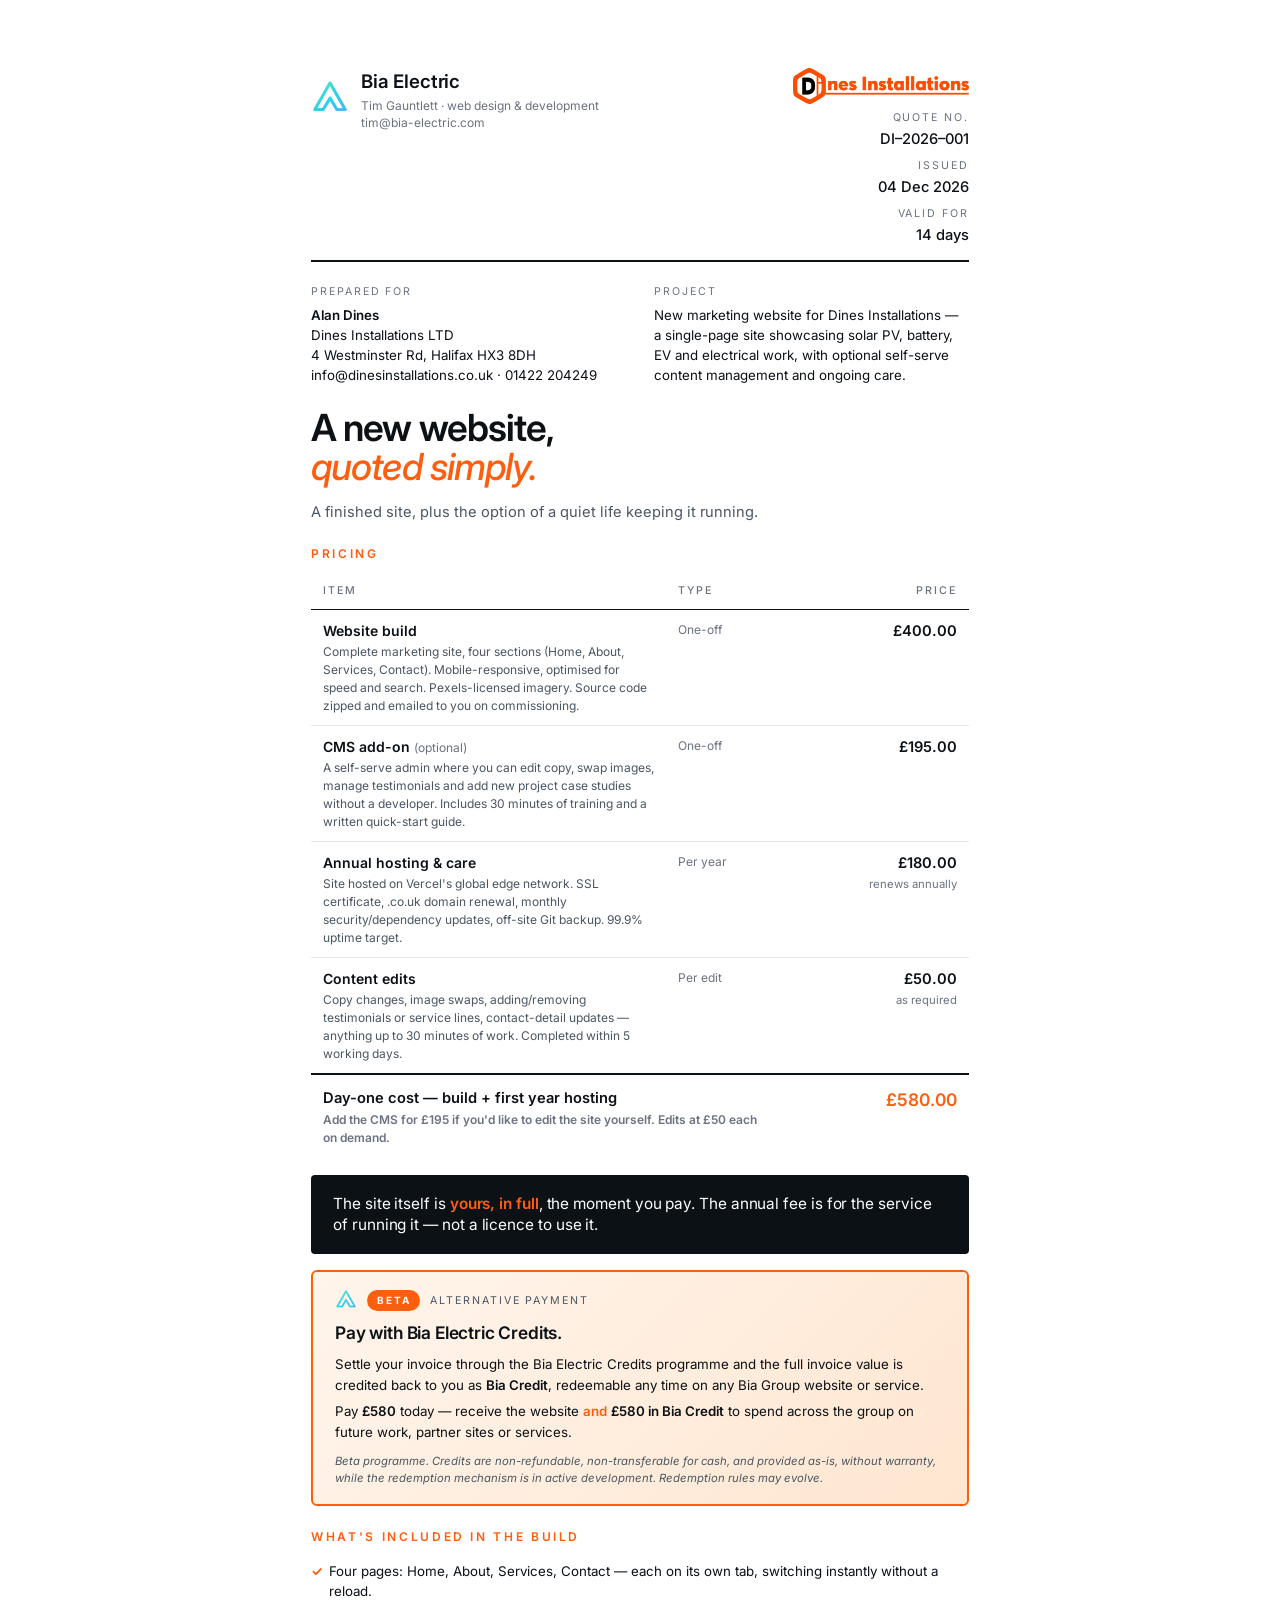
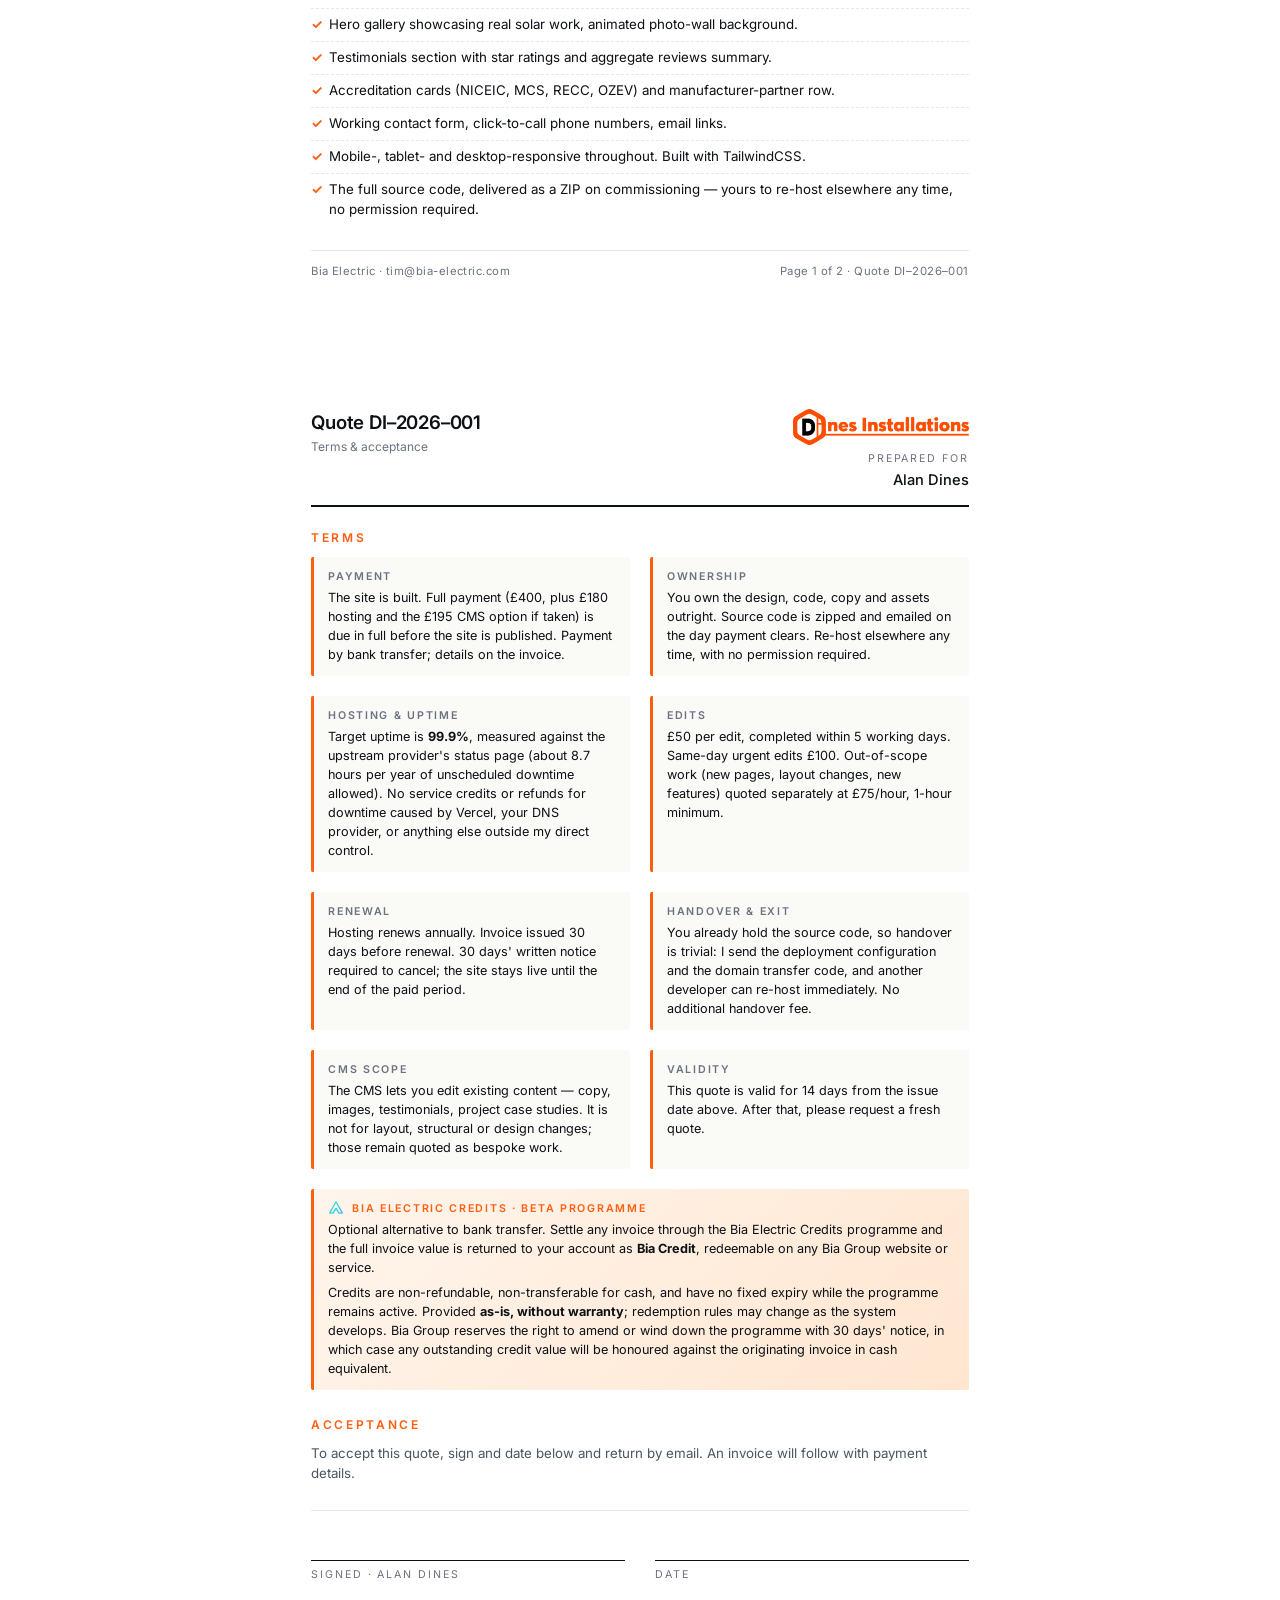
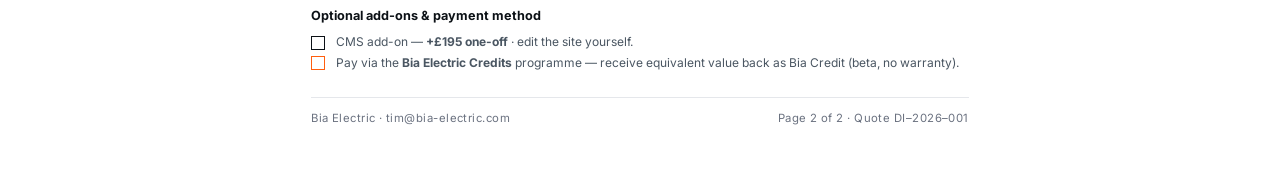
<file: quote/quote.html>
<!doctype html>
<html lang="en">
<head>
<meta charset="utf-8" />
<title>Quote — Dines Installations website</title>
<link rel="preconnect" href="https://fonts.googleapis.com" />
<link rel="preconnect" href="https://fonts.gstatic.com" crossorigin />
<link href="https://fonts.googleapis.com/css2?family=Inter:wght@300;400;500;600;700&display=swap" rel="stylesheet" />
<style>
  /* ---- print page setup ---- */
  @page { size: A4; margin: 0; }
  @media print {
    html, body { -webkit-print-color-adjust: exact; print-color-adjust: exact; }
  }

  :root {
    --orange: #ff5e0e;
    --ink:    #0c1116;
    --soft:   #4a5662;
    --line:   #e5e7eb;
    --muted:  #6b7280;
    --paper:  #ffffff;
    --tint:   #fafaf7;
  }

  * { box-sizing: border-box; }
  html, body { margin: 0; padding: 0; }
  body {
    font-family: 'Inter', -apple-system, system-ui, sans-serif;
    font-size: 10pt;
    color: var(--ink);
    background: var(--paper);
    -webkit-font-smoothing: antialiased;
    line-height: 1.5;
  }

  .page {
    width: 210mm;
    min-height: 297mm;
    padding: 18mm 18mm 16mm;
    margin: 0 auto;
    background: var(--paper);
    page-break-after: always;
  }
  .page:last-of-type { page-break-after: auto; }

  /* ---- header ---- */
  .doc-head {
    display: flex;
    justify-content: space-between;
    align-items: flex-start;
    border-bottom: 2px solid var(--ink);
    padding-bottom: 14px;
    margin-bottom: 22px;
  }
  .from { line-height: 1.45; }
  .from .name { font-size: 14pt; font-weight: 600; letter-spacing: -0.01em; }
  .from .meta { font-size: 9pt; color: var(--muted); margin-top: 2px; }
  .doc-meta { text-align: right; }
  .doc-meta .label { font-size: 8pt; letter-spacing: 0.18em; text-transform: uppercase; color: var(--muted); }
  .doc-meta .value { font-size: 11pt; font-weight: 500; margin-top: 2px; }
  .doc-meta .row + .row { margin-top: 8px; }
  .logo { height: 36px; width: auto; display: block; margin-left: auto; margin-bottom: 6px; }

  /* ---- to / project ---- */
  .info-grid {
    display: grid;
    grid-template-columns: 1fr 1fr;
    gap: 28px;
    margin-bottom: 22px;
  }
  .info-block .label {
    font-size: 8pt; letter-spacing: 0.18em; text-transform: uppercase;
    color: var(--muted); margin-bottom: 6px;
  }
  .info-block .body { font-size: 10pt; }
  .info-block .body strong { font-weight: 600; }

  /* ---- title ---- */
  h1.doc-title {
    font-size: 28pt;
    line-height: 1.05;
    letter-spacing: -0.025em;
    font-weight: 600;
    margin: 0 0 4px;
  }
  h1.doc-title em { font-style: italic; font-weight: 500; color: var(--orange); }
  .subtitle { color: var(--soft); font-size: 11pt; margin-bottom: 22px; }

  /* ---- section ---- */
  h2.section {
    font-size: 9pt; letter-spacing: 0.22em; text-transform: uppercase;
    color: var(--orange); font-weight: 600;
    margin: 22px 0 10px;
  }
  h3 { font-size: 11pt; margin: 16px 0 4px; font-weight: 600; }

  /* ---- pricing table ---- */
  table.lines {
    width: 100%;
    border-collapse: collapse;
    margin-top: 6px;
  }
  table.lines th, table.lines td {
    text-align: left;
    padding: 10px 12px;
    vertical-align: top;
  }
  table.lines th {
    font-size: 8pt; letter-spacing: 0.18em; text-transform: uppercase;
    color: var(--muted); font-weight: 500;
    border-bottom: 1.5px solid var(--ink);
  }
  table.lines td {
    border-bottom: 1px solid var(--line);
  }
  table.lines tr:last-child td { border-bottom: none; }
  table.lines .item .title { font-weight: 600; font-size: 10.5pt; }
  table.lines .item .desc  { color: var(--soft); font-size: 9pt; margin-top: 2px; }
  table.lines .qty { color: var(--muted); font-size: 9pt; }
  table.lines .price { text-align: right; font-weight: 600; font-size: 11pt; white-space: nowrap; }
  table.lines .price small { display: block; font-weight: 400; color: var(--muted); font-size: 8.5pt; margin-top: 2px; }

  table.lines .total td {
    border-top: 2px solid var(--ink);
    padding-top: 12px;
    font-size: 11pt;
    font-weight: 600;
  }
  table.lines .total .price { font-size: 13pt; color: var(--orange); }

  /* ---- inclusions list ---- */
  ul.list { margin: 6px 0; padding: 0; list-style: none; }
  ul.list li {
    padding: 6px 0 6px 18px;
    position: relative;
    border-bottom: 1px dashed var(--line);
  }
  ul.list li:last-child { border-bottom: none; }
  ul.list li::before {
    content: "✓";
    position: absolute; left: 0; top: 6px;
    color: var(--orange);
    font-weight: 700;
  }

  /* ---- terms blocks ---- */
  .terms {
    display: grid;
    grid-template-columns: 1fr 1fr;
    gap: 20px;
    margin-top: 6px;
  }
  .term {
    background: var(--tint);
    border-left: 3px solid var(--orange);
    padding: 12px 14px;
    border-radius: 2px;
  }
  .term .key { font-size: 8pt; letter-spacing: 0.16em; text-transform: uppercase; color: var(--muted); margin-bottom: 3px; font-weight: 600; }
  .term p { margin: 0; font-size: 9.5pt; line-height: 1.5; color: var(--ink); }
  .term p + p { margin-top: 6px; }

  /* ---- footer ---- */
  .accept {
    margin-top: 26px;
    border-top: 1px solid var(--line);
    padding-top: 18px;
    display: grid;
    grid-template-columns: 1fr 1fr;
    gap: 30px;
  }
  .sigline { border-bottom: 1px solid var(--ink); height: 32px; }
  .sigcap { font-size: 8pt; letter-spacing: 0.18em; text-transform: uppercase; color: var(--muted); margin-top: 6px; }

  .doc-foot {
    margin-top: 24px;
    padding-top: 12px;
    border-top: 1px solid var(--line);
    display: flex;
    justify-content: space-between;
    color: var(--muted);
    font-size: 8.5pt;
    letter-spacing: 0.04em;
  }

  .pull-quote {
    background: var(--ink);
    color: #fff;
    padding: 18px 22px;
    margin: 18px 0 4px;
    border-radius: 4px;
    font-size: 11.5pt;
    line-height: 1.4;
    letter-spacing: -0.005em;
  }
  .pull-quote em { color: var(--orange); font-style: normal; font-weight: 600; }

  /* ---- Bia Credits callout ---- */
  .credits-card {
    margin-top: 16px;
    padding: 18px 22px;
    border-radius: 6px;
    background: linear-gradient(135deg, #fff5ec 0%, #ffe6d0 100%);
    border: 2px solid var(--orange);
    position: relative;
  }
  .credits-card .badge-row {
    display: flex; align-items: center; gap: 10px;
    margin-bottom: 8px;
  }
  .credits-card .badge {
    display: inline-block;
    background: var(--orange);
    color: #fff;
    font-size: 7.5pt;
    font-weight: 700;
    letter-spacing: 0.18em;
    padding: 3px 10px;
    border-radius: 100px;
    text-transform: uppercase;
  }
  .credits-card .alt {
    font-size: 8pt; letter-spacing: 0.18em; text-transform: uppercase; color: var(--soft);
  }
  .credits-card h3 { margin: 0 0 8px; font-size: 13pt; color: var(--ink); letter-spacing: -0.01em; }
  .credits-card p { margin: 0; font-size: 10pt; color: var(--ink); line-height: 1.55; }
  .credits-card p + p { margin-top: 6px; }
  .credits-card .small {
    margin-top: 10px;
    font-size: 8.5pt;
    color: var(--soft);
    font-style: italic;
    line-height: 1.5;
  }
  .credits-card strong { font-weight: 600; }
  .credits-card em { color: var(--orange); font-style: normal; font-weight: 600; }
</style>
</head>
<body>

<!-- =========================================================
     PAGE 1
     ========================================================= -->
<section class="page">

  <!-- HEADER -->
  <header class="doc-head">
    <div class="from" style="display:flex; align-items:center; gap:12px;">
      <img src="../assets/bia-electric-icon.png" alt="Bia Electric" style="height:38px; width:38px; flex-shrink:0;" />
      <div>
        <div class="name">Bia Electric</div>
        <div class="meta">
          Tim Gauntlett &middot; web design &amp; development<br/>
          <a href="mailto:tim@bia-electric.com" style="color:inherit; text-decoration:none;">tim@bia-electric.com</a>
        </div>
      </div>
    </div>
    <div class="doc-meta">
      <img class="logo" src="../assets/logo.png" alt="Dines Installations" />
      <div class="row">
        <div class="label">Quote no.</div>
        <div class="value">DI&ndash;2026&ndash;001</div>
      </div>
      <div class="row">
        <div class="label">Issued</div>
        <div class="value" id="dateOut">—</div>
      </div>
      <div class="row">
        <div class="label">Valid for</div>
        <div class="value">14 days</div>
      </div>
    </div>
  </header>

  <!-- WHO / WHAT -->
  <div class="info-grid">
    <div class="info-block">
      <div class="label">Prepared for</div>
      <div class="body">
        <strong>Alan Dines</strong><br/>
        Dines Installations LTD<br/>
        4 Westminster Rd, Halifax HX3 8DH<br/>
        info@dinesinstallations.co.uk &middot; 01422 204249
      </div>
    </div>
    <div class="info-block">
      <div class="label">Project</div>
      <div class="body">
        New marketing website for Dines Installations &mdash; a single-page site showcasing solar PV, battery, EV and electrical work, with optional self-serve content management and ongoing care.
      </div>
    </div>
  </div>

  <h1 class="doc-title">A new website,<br/><em>quoted simply.</em></h1>
  <p class="subtitle">A finished site, plus the option of a quiet life keeping it running.</p>

  <!-- PRICING -->
  <h2 class="section">Pricing</h2>
  <table class="lines">
    <thead>
      <tr>
        <th style="width:54%">Item</th>
        <th style="width:18%">Type</th>
        <th style="width:28%; text-align:right">Price</th>
      </tr>
    </thead>
    <tbody>
      <tr class="item">
        <td>
          <div class="title">Website build</div>
          <div class="desc">Complete marketing site, four sections (Home, About, Services, Contact). Mobile-responsive, optimised for speed and search. Pexels-licensed imagery. Source code zipped and emailed to you on commissioning.</div>
        </td>
        <td><span class="qty">One-off</span></td>
        <td class="price">£400.00</td>
      </tr>
      <tr class="item">
        <td>
          <div class="title">CMS add-on <span style="color:var(--muted); font-weight:400; font-size:9pt;">(optional)</span></div>
          <div class="desc">A self-serve admin where you can edit copy, swap images, manage testimonials and add new project case studies without a developer. Includes 30 minutes of training and a written quick-start guide.</div>
        </td>
        <td><span class="qty">One-off</span></td>
        <td class="price">£195.00</td>
      </tr>
      <tr class="item">
        <td>
          <div class="title">Annual hosting &amp; care</div>
          <div class="desc">Site hosted on Vercel's global edge network. SSL certificate, .co.uk domain renewal, monthly security/dependency updates, off-site Git backup. 99.9% uptime target.</div>
        </td>
        <td><span class="qty">Per year</span></td>
        <td class="price">£180.00<small>renews annually</small></td>
      </tr>
      <tr class="item">
        <td>
          <div class="title">Content edits</div>
          <div class="desc">Copy changes, image swaps, adding/removing testimonials or service lines, contact-detail updates &mdash; anything up to 30 minutes of work. Completed within 5 working days.</div>
        </td>
        <td><span class="qty">Per edit</span></td>
        <td class="price">£50.00<small>as required</small></td>
      </tr>

      <tr class="total">
        <td colspan="2">
          <div class="title">Day-one cost &mdash; build + first year hosting</div>
          <div class="desc" style="color:var(--muted); font-size:9pt; margin-top:2px;">Add the CMS for £195 if you'd like to edit the site yourself. Edits at £50 each on demand.</div>
        </td>
        <td class="price">£580.00</td>
      </tr>
    </tbody>
  </table>

  <div class="pull-quote">
    The site itself is <em>yours, in full</em>, the moment you pay. The annual fee is for the service of running it &mdash; not a licence to use it.
  </div>

  <!-- BIA ELECTRIC CREDITS CALLOUT -->
  <div class="credits-card">
    <div class="badge-row">
      <img src="../assets/bia-electric-icon.png" alt="Bia Electric" style="height:22px; width:22px;" />
      <span class="badge">Beta</span>
      <span class="alt">Alternative payment</span>
    </div>
    <h3>Pay with Bia Electric Credits.</h3>
    <p>
      Settle your invoice through the Bia Electric Credits programme and the full invoice value is credited back to you as <strong>Bia Credit</strong>, redeemable any time on any Bia Group website or service.
    </p>
    <p>
      Pay <strong>£580</strong> today &mdash; receive the website <em>and</em> <strong>£580 in Bia Credit</strong> to spend across the group on future work, partner sites or services.
    </p>
    <p class="small">
      Beta programme. Credits are non-refundable, non-transferable for cash, and provided as-is, without warranty, while the redemption mechanism is in active development. Redemption rules may evolve.
    </p>
  </div>

  <!-- WHAT'S INCLUDED -->
  <h2 class="section">What's included in the build</h2>
  <ul class="list">
    <li>Four pages: Home, About, Services, Contact &mdash; each on its own tab, switching instantly without a reload.</li>
    <li>Hero gallery showcasing real solar work, animated photo-wall background.</li>
    <li>Testimonials section with star ratings and aggregate reviews summary.</li>
    <li>Accreditation cards (NICEIC, MCS, RECC, OZEV) and manufacturer-partner row.</li>
    <li>Working contact form, click-to-call phone numbers, email links.</li>
    <li>Mobile-, tablet- and desktop-responsive throughout. Built with TailwindCSS.</li>
    <li>The full source code, delivered as a ZIP on commissioning &mdash; yours to re-host elsewhere any time, no permission required.</li>
  </ul>

  <div class="doc-foot">
    <div>Bia Electric &middot; tim@bia-electric.com</div>
    <div>Page 1 of 2 &middot; Quote DI&ndash;2026&ndash;001</div>
  </div>
</section>


<!-- =========================================================
     PAGE 2 — TERMS & ACCEPTANCE
     ========================================================= -->
<section class="page">

  <header class="doc-head">
    <div class="from">
      <div class="name">Quote DI&ndash;2026&ndash;001</div>
      <div class="meta">Terms &amp; acceptance</div>
    </div>
    <div class="doc-meta">
      <img class="logo" src="../assets/logo.png" alt="Dines Installations" />
      <div class="row">
        <div class="label">Prepared for</div>
        <div class="value">Alan Dines</div>
      </div>
    </div>
  </header>

  <h2 class="section">Terms</h2>

  <div class="terms">
    <div class="term">
      <div class="key">Payment</div>
      <p>The site is built. Full payment (£400, plus £180 hosting and the £195 CMS option if taken) is due in full before the site is published. Payment by bank transfer; details on the invoice.</p>
    </div>
    <div class="term">
      <div class="key">Ownership</div>
      <p>You own the design, code, copy and assets outright. Source code is zipped and emailed on the day payment clears. Re-host elsewhere any time, with no permission required.</p>
    </div>
    <div class="term">
      <div class="key">Hosting &amp; uptime</div>
      <p>Target uptime is <strong>99.9%</strong>, measured against the upstream provider's status page (about 8.7 hours per year of unscheduled downtime allowed). No service credits or refunds for downtime caused by Vercel, your DNS provider, or anything else outside my direct control.</p>
    </div>
    <div class="term">
      <div class="key">Edits</div>
      <p>£50 per edit, completed within 5 working days. Same-day urgent edits £100. Out-of-scope work (new pages, layout changes, new features) quoted separately at £75/hour, 1-hour minimum.</p>
    </div>
    <div class="term">
      <div class="key">Renewal</div>
      <p>Hosting renews annually. Invoice issued 30 days before renewal. 30 days' written notice required to cancel; the site stays live until the end of the paid period.</p>
    </div>
    <div class="term">
      <div class="key">Handover &amp; exit</div>
      <p>You already hold the source code, so handover is trivial: I send the deployment configuration and the domain transfer code, and another developer can re-host immediately. No additional handover fee.</p>
    </div>
    <div class="term">
      <div class="key">CMS scope</div>
      <p>The CMS lets you edit existing content &mdash; copy, images, testimonials, project case studies. It is not for layout, structural or design changes; those remain quoted as bespoke work.</p>
    </div>
    <div class="term">
      <div class="key">Validity</div>
      <p>This quote is valid for 14 days from the issue date above. After that, please request a fresh quote.</p>
    </div>
    <div class="term" style="grid-column: 1 / -1; border-left-color: var(--orange); background: linear-gradient(135deg, #fff5ec 0%, #ffe6d0 100%);">
      <div class="key" style="color: var(--orange); display:flex; align-items:center; gap:8px;">
        <img src="../assets/bia-electric-icon.png" alt="" style="height:16px; width:16px;" />
        Bia Electric Credits &middot; beta programme
      </div>
      <p>Optional alternative to bank transfer. Settle any invoice through the Bia Electric Credits programme and the full invoice value is returned to your account as <strong>Bia Credit</strong>, redeemable on any Bia Group website or service.</p>
      <p>Credits are non-refundable, non-transferable for cash, and have no fixed expiry while the programme remains active. Provided <strong>as-is, without warranty</strong>; redemption rules may change as the system develops. Bia Group reserves the right to amend or wind down the programme with 30 days' notice, in which case any outstanding credit value will be honoured against the originating invoice in cash equivalent.</p>
    </div>
  </div>

  <h2 class="section" style="margin-top: 26px;">Acceptance</h2>
  <p style="font-size:10pt; color:var(--soft); margin: 4px 0 18px;">
    To accept this quote, sign and date below and return by email. An invoice will follow with payment details.
  </p>

  <div class="accept">
    <div>
      <div class="sigline"></div>
      <div class="sigcap">Signed &middot; Alan Dines</div>
    </div>
    <div>
      <div class="sigline"></div>
      <div class="sigcap">Date</div>
    </div>
  </div>

  <div style="font-size:9pt; color:var(--soft); margin-top: 22px; line-height:1.7;">
    <strong style="color: var(--ink); display:block; margin-bottom: 6px; font-size: 9.5pt;">Optional add-ons &amp; payment method</strong>
    <span style="display:inline-block; width:14px; height:14px; border:1.5px solid var(--ink); margin-right:8px; vertical-align:middle;"></span>
    CMS add-on &mdash; <strong>+£195 one-off</strong> &middot; edit the site yourself.<br/>
    <span style="display:inline-block; width:14px; height:14px; border:1.5px solid var(--orange); margin-right:8px; vertical-align:middle;"></span>
    Pay via the <strong>Bia Electric Credits</strong> programme &mdash; receive equivalent value back as Bia Credit (beta, no warranty).
  </div>

  <div class="doc-foot">
    <div>Bia Electric &middot; tim@bia-electric.com</div>
    <div>Page 2 of 2 &middot; Quote DI&ndash;2026&ndash;001</div>
  </div>
</section>

<script>
  // Insert today's date in DD MMM YYYY format
  const d = new Date();
  const months = ['Jan','Feb','Mar','Apr','May','Jun','Jul','Aug','Sep','Oct','Nov','Dec'];
  document.getElementById('dateOut').textContent =
    String(d.getDate()).padStart(2,'0') + ' ' + months[d.getMonth()] + ' ' + d.getFullYear();
</script>
</body>
</html>
</file>
